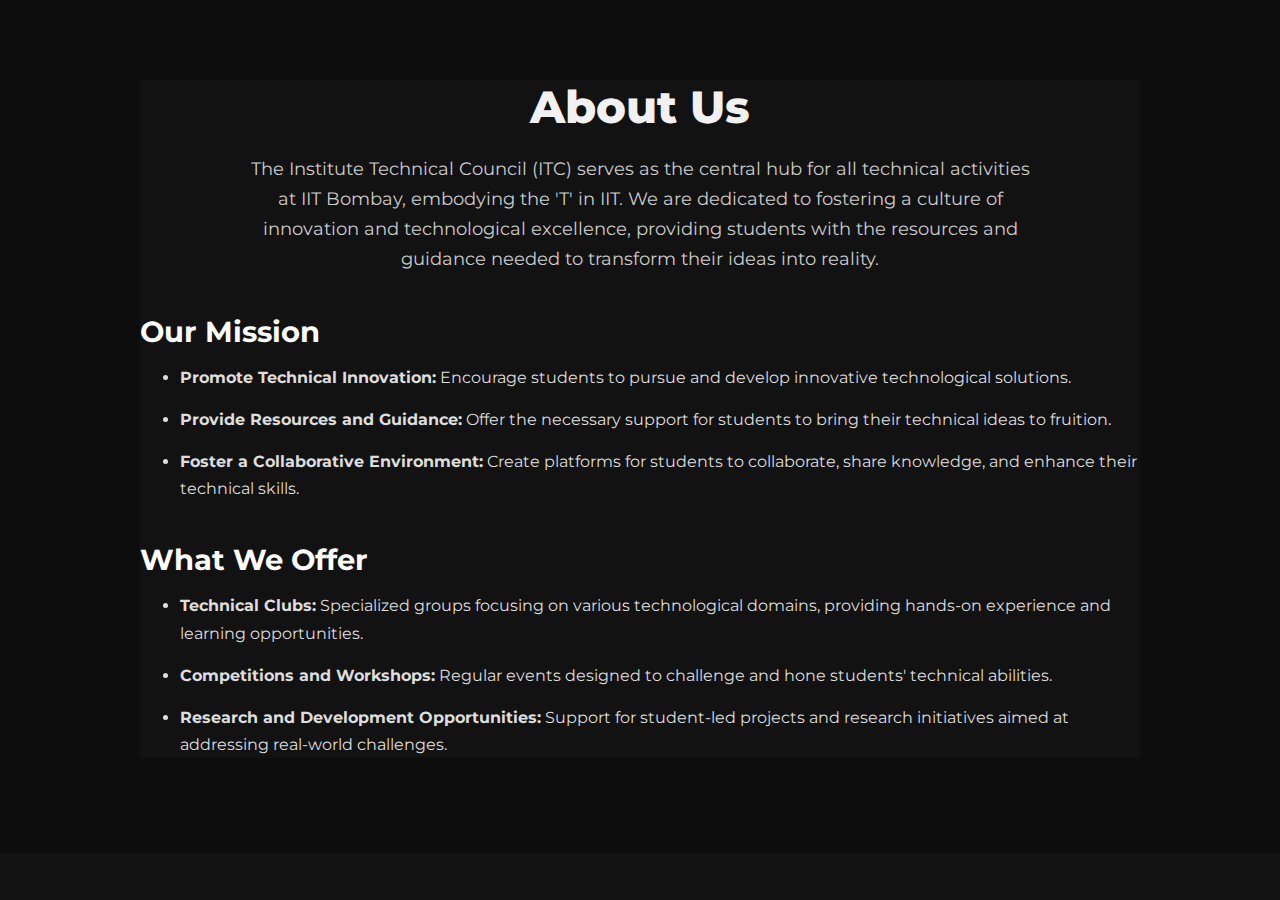
<file: ITC Task 1/About.html>
<!DOCTYPE html>
<html lang="en">
<head>
    <meta charset="UTF-8">
    <meta name="viewport" content="width=device-width, initial-scale=1.0">
    <link rel="stylesheet" href="About.css">
    <title>About</title>
</head>
<body>
    <section class="about-section" id="about">

        <div class="about-box">

          <h2 class="section-title">About Us</h2>

          <p class="about-intro">
            The Institute Technical Council (ITC) serves as the central hub for all technical activities at IIT Bombay, embodying the 'T' in IIT.
            We are dedicated to fostering a culture of innovation and technological excellence, providing students with the resources and guidance needed to transform their ideas into reality.
          </p>
      
          <h3 class="section-subtitle">Our Mission</h3>
          <ul class="about-list">
            <li><strong>Promote Technical Innovation:</strong> Encourage students to pursue and develop innovative technological solutions.</li>
            <li><strong>Provide Resources and Guidance:</strong> Offer the necessary support for students to bring their technical ideas to fruition.</li>
            <li><strong>Foster a Collaborative Environment:</strong> Create platforms for students to collaborate, share knowledge, and enhance their technical skills.</li>
          </ul>
      
          <h3 class="section-subtitle">What We Offer</h3>
          <ul class="about-list">
            <li><strong>Technical Clubs:</strong> Specialized groups focusing on various technological domains, providing hands-on experience and learning opportunities.</li>
            <li><strong>Competitions and Workshops:</strong> Regular events designed to challenge and hone students' technical abilities.</li>
            <li><strong>Research and Development Opportunities:</strong> Support for student-led projects and research initiatives aimed at addressing real-world challenges.</li>
          </ul>
          
        </div>

    </section>      
</body>
</html>
</file>
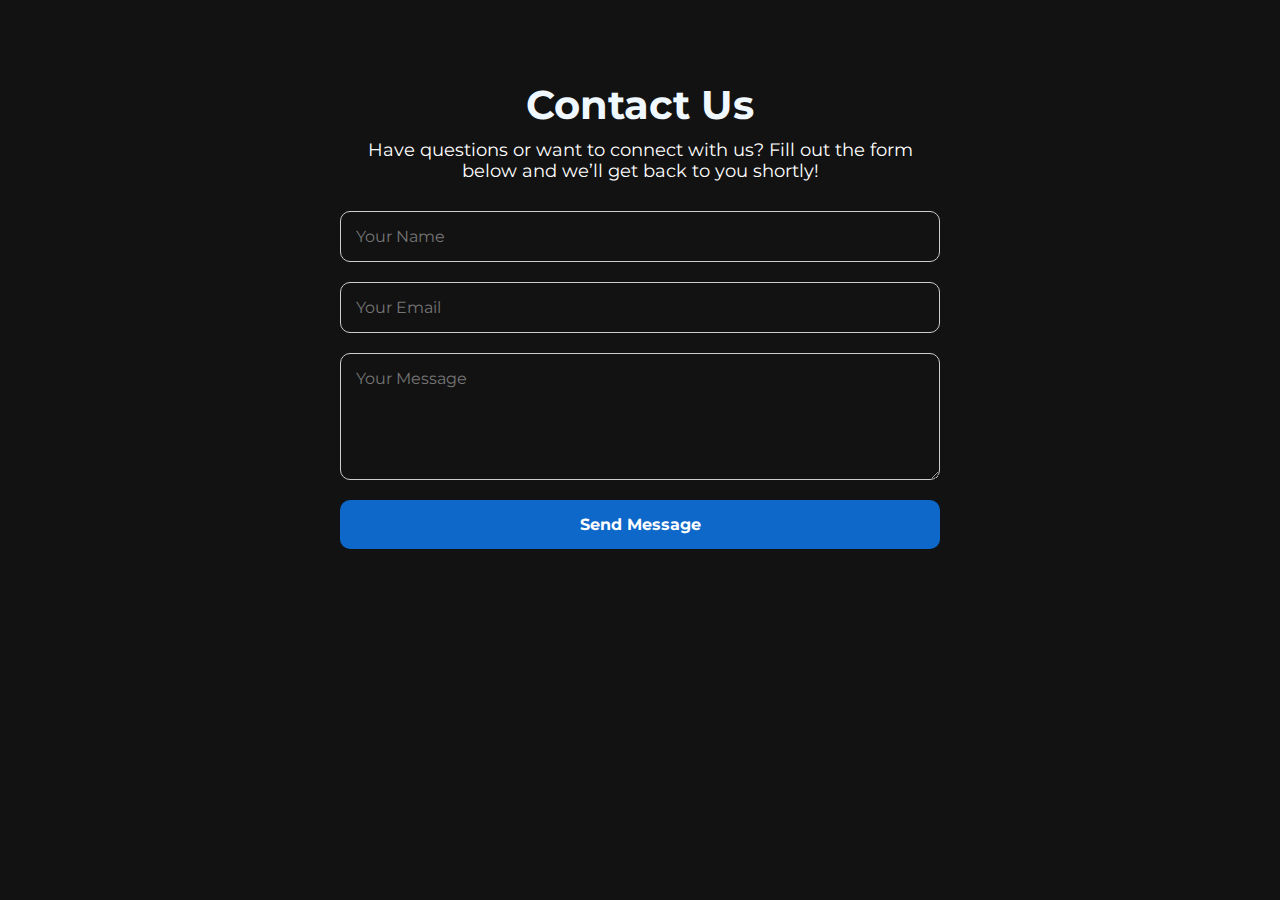
<file: ITC Task 1/Contact.html>
<!DOCTYPE html>
<html lang="en">
<head>
    <meta charset="UTF-8">
    <meta name="viewport" content="width=device-width, initial-scale=1.0">
    <link rel="stylesheet" href="Contact.css">
    <title>Contact</title>
</head>
<body>
    <section class="contact-section" id="contact">
        <div class="contact-box">
          <h2>Contact Us</h2>
          <p>Have questions or want to connect with us? Fill out the form below and we’ll get back to you shortly!</p>
          
          <form class="contact-form">
            <input type="text" name="name" placeholder="Your Name" required />
            <input type="email" name="email" placeholder="Your Email" required />
            <textarea name="message" rows="5" placeholder="Your Message" required></textarea>
            <button type="submit">Send Message</button>
          </form>
        </div>
      </section>
      
</body>
</html>
</file>
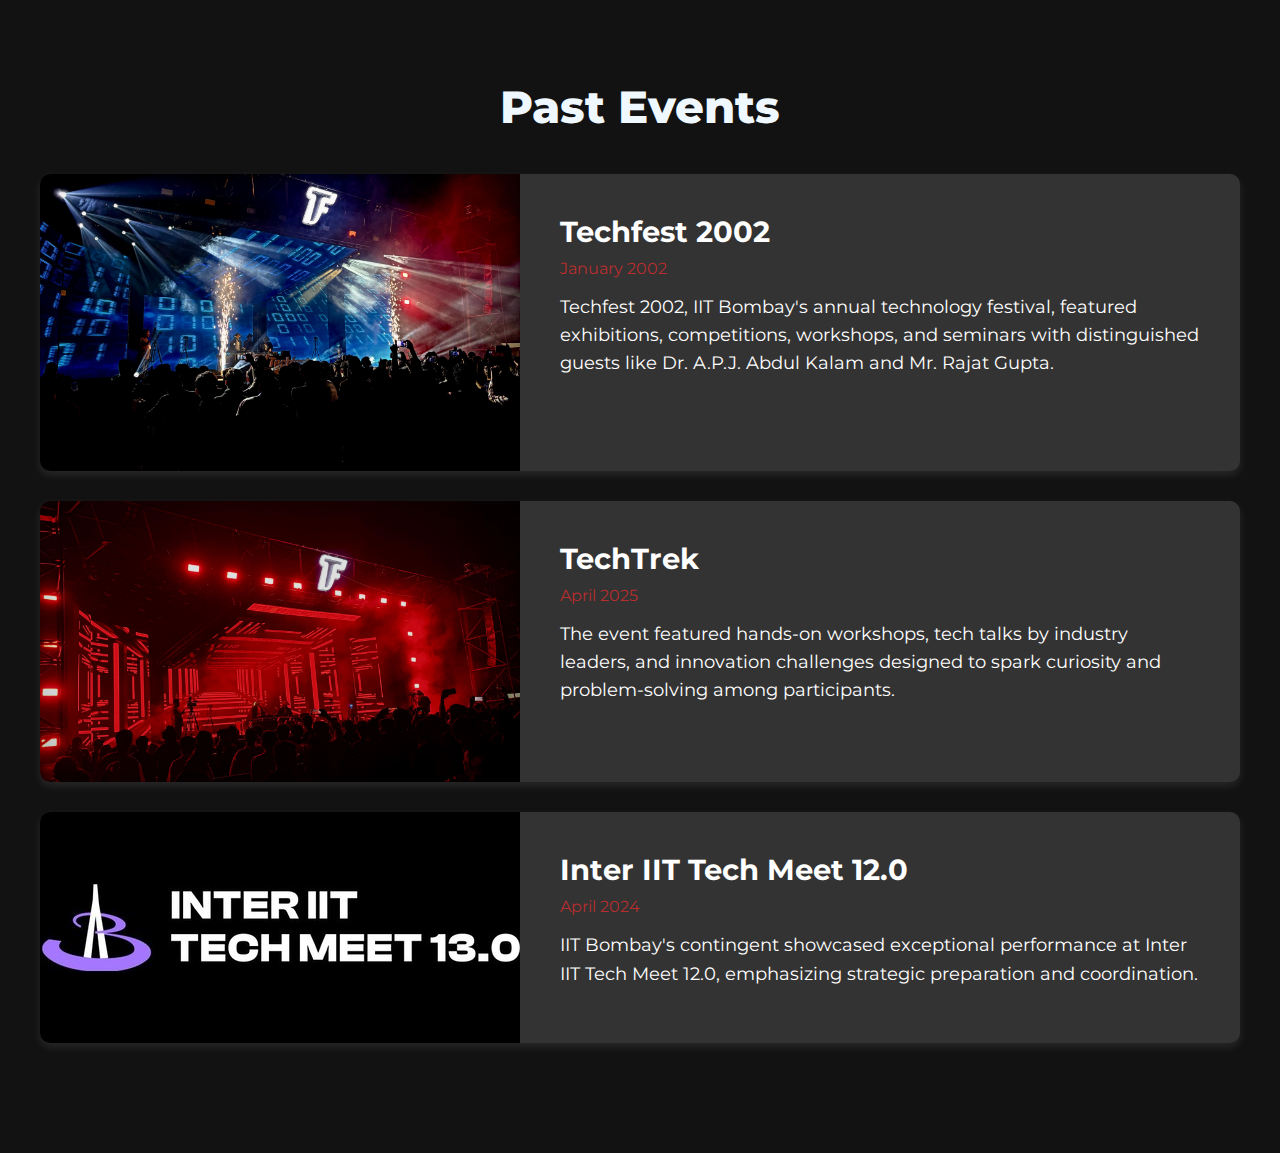
<file: ITC Task 1/Events.html>
<!DOCTYPE html>
<html lang="en">
<head>
    <meta charset="UTF-8">
    <meta name="viewport" content="width=device-width, initial-scale=1.0">
    <link rel="stylesheet" href="Events.css">
    <title>Events</title>
</head>
<body>

    <section class="events-section" id="events">

        <div class="events-box">

          <h2 class="section-title">Past Events</h2>
      
          <div class="event-card">
            <img src="Techfest.jpg" class="event-image" />
            <div class="event-content">
              <h3 class="event-title">Techfest 2002</h3>
              <p class="event-date">January 2002</p>
              <p class="event-description">
                Techfest 2002, IIT Bombay's annual technology festival, featured exhibitions, competitions, workshops, and seminars with distinguished guests like Dr. A.P.J. Abdul Kalam and Mr. Rajat Gupta.
              </p>
            </div>
          </div>
      
          <div class="event-card">
            <img src="Techtrek.jpg" class="event-image" />
            <div class="event-content">
              <h3 class="event-title">TechTrek</h3>
              <p class="event-date">April 2025</p>
              <p class="event-description">
                The event featured hands-on workshops, tech talks by industry leaders, and innovation challenges designed to spark curiosity and problem-solving among participants.
              </p>
            </div>
          </div>
      
          <div class="event-card">
            <img src="interiit.jpg" class="event-image" />
            <div class="event-content">
              <h3 class="event-title">Inter IIT Tech Meet 12.0</h3>
              <p class="event-date">April 2024</p>
              <p class="event-description">
                IIT Bombay's contingent showcased exceptional performance at Inter IIT Tech Meet 12.0, emphasizing strategic preparation and coordination.
              </p>
            </div>
          </div>

        </div>

      </section>
      
</body>
</html>
</file>
<file: ITC Task 1/About.css>
@import url('https://fonts.googleapis.com/css2?family=Montserrat:ital,wght@0,100..900;1,100..900&display=swap');

*{
    margin: 0;
    padding: 0;
    box-sizing: border-box;
    font-family: 'Montserrat';
    background: url('https://www.transparenttextures.com/patterns/stardust.png'), #121212;
}

.about-section {
    padding: 80px 20px;
    background-color: #0d0d0d;
    color: #f1f1f1;
    animation: fadeIn 1.5s ease;
}
  
.about-box {
    max-width: 1000px;
    margin: 0 auto;
}
  
.section-title {
    font-size: 2.8rem;
    font-weight: 800;
    margin-bottom: 20px;
    text-align: center;
}
  
.section-subtitle {
    font-size: 1.8rem;
    font-weight: 700;
    margin-top: 40px;
    margin-bottom: 15px;
    color: #ffffff;
}
  
.about-intro {
    font-size: 1.1rem;
    line-height: 1.7;
    color: #ccc;
    text-align: center;
    max-width: 800px;
    margin: 0 auto 40px auto;
}
  
.about-list {
    list-style-type: disc;
    padding-left: 40px;
    color: #ddd;
    line-height: 1.7;
}
  
.about-list li {
    margin-bottom: 15px;
}

@keyframes fadeIn {
    from {
      opacity: 0;
      transform: translateY(20px);
    }
    to {
      opacity: 1;
      transform: translateY(0);
    }
}
</file>
<file: ITC Task 1/Contact.css>
@import url('https://fonts.googleapis.com/css2?family=Montserrat:ital,wght@0,100..900;1,100..900&display=swap');

*{
    margin: 0;
    padding: 0;
    box-sizing: border-box;
    font-family: 'Montserrat';
    background: url('https://www.transparenttextures.com/patterns/stardust.png'), #121212;
}

.contact-section {
    background: url('https://www.transparenttextures.com/patterns/stardust.png'), #121212;
    padding: 80px 20px;
    text-align: center;
    animation: fadeIn 1.5s ease;
}
  
.contact-box {
    max-width: 600px;
    margin: 0 auto;
}
  
.contact-section h2 {
    font-size: 2.5rem;
    margin-bottom: 10px;
    color: aliceblue;
}
  
.contact-section p {
    font-size: 1.1rem;
    margin-bottom: 30px;
    color: white;
}
  
.contact-form {
    display: flex;
    flex-direction: column;
    gap: 20px;
}
  
.contact-form input,
.contact-form textarea {
    padding: 15px;
    font-size: 1rem;
    border: 1px solid #ccc;
    border-radius: 10px;
    width: 100%;
    transition: border-color 0.3s ease;
}
  
.contact-form input:focus,
.contact-form textarea:focus {
    border-color: #0965c7;
    outline: none;
    color: aliceblue;
}
  
.contact-form button {
    padding: 15px;
    font-size: 1rem;
    font-weight: bold;
    color: white;
    background-color: #0d68ca;
    border: none;
    border-radius: 10px;
    cursor: pointer;
    transition: background-color 0.3s ease;
}
  
.contact-form button:hover {
    background-color: #0056b3;
}

@keyframes fadeIn {
    from {
      opacity: 0;
      transform: translateY(20px);
    }
    to {
      opacity: 1;
      transform: translateY(0);
    }
}
</file>
<file: ITC Task 1/Events.css>
@import url('https://fonts.googleapis.com/css2?family=Montserrat:ital,wght@0,100..900;1,100..900&display=swap');

*{
    margin: 0;
    padding: 0;
    box-sizing: border-box;
    font-family: 'Montserrat';
}
  
.events-section {
    padding: 80px 20px;
    background: url('https://www.transparenttextures.com/patterns/stardust.png'), #121212;
    color: white;
}
  
.events-box {
    max-width: 1200px;
    margin: 0 auto;
    animation: fadeIn 1.5s ease;
}
    
.section-title {
    font-size: 2.8rem;
    font-weight: 800;
    margin-bottom: 40px;
    text-align: center;
    color: aliceblue;
}
  
.event-card {
    display: flex;
    flex-direction: column;
    background-color: #333;
    border-radius: 10px;
    overflow: hidden;
    margin-bottom: 30px;
    box-shadow: 0 4px 8px rgba(234, 233, 233, 0.1);
    transition: transform 0.3s ease;
}
  
.event-card:hover {
    transform: translateY(-5px);
}
  
.event-image {
    width: 100%;
    height: 200px;
    object-fit: cover;
}
  
.event-content {
    padding: 20px;
}
  
.event-title {
    font-size: 1.8rem;
    font-weight: 700;
    margin-bottom: 10px;
}
  
.event-date {
    font-size: 1rem;
    color: #b82e2e;
    margin-bottom: 15px;
}
  
.event-description {
    font-size: 1.1rem;
    line-height: 1.6;
    margin-bottom: 15px;
}
  
.event-link {
    text-decoration: none;
    color: #1a73e8;
    font-weight: 600;
}
  
.event-link:hover {
    text-decoration: underline;
}
  
@media (min-width: 768px) {
    .event-card {
      flex-direction: row;
    }
  
    .event-image {
      width: 40%;
      height: auto;
    }
  
    .event-content {
      width: 60%;
      padding: 40px;
    }
}
  
@keyframes fadeIn {
    from {
      opacity: 0;
      transform: translateY(20px);
    }
    to {
      opacity: 1;
      transform: translateY(0);
    }
}
</file>
